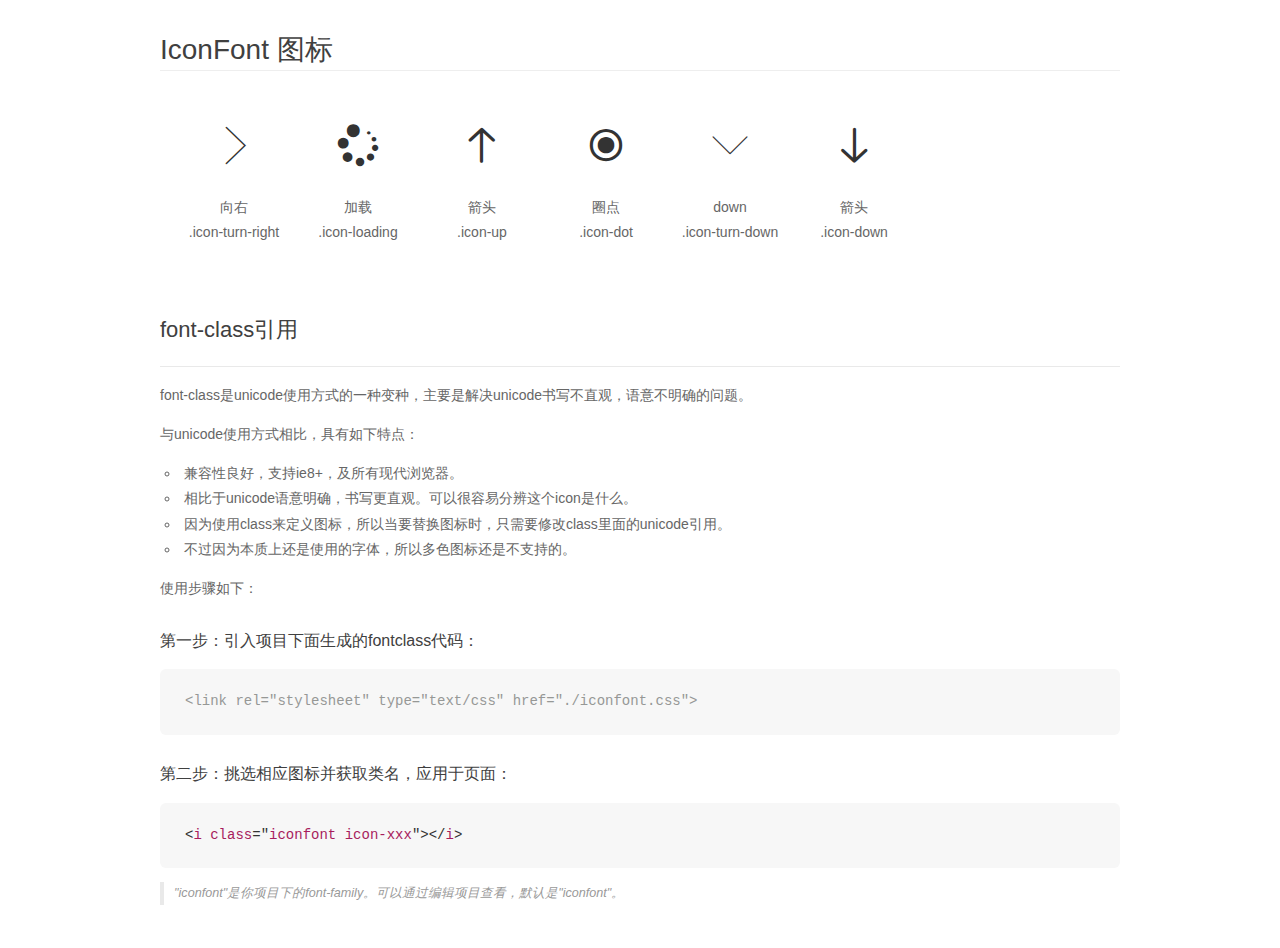
<file: donate-api/src/main/webapp/resources/font/demo_fontclass.html>
<!DOCTYPE html>
<html>
<head>
    <meta charset="utf-8"/>
    <title>IconFont</title>
    <link rel="stylesheet" href="demo.css">
    <link rel="stylesheet" href="iconfont.css">
</head>
<body>
    <div class="main markdown">
        <h1>IconFont 图标</h1>
        <ul class="icon_lists clear">
            
                <li>
                <i class="icon iconfont icon-turn-right"></i>
                    <div class="name">向右</div>
                    <div class="fontclass">.icon-turn-right</div>
                </li>
            
                <li>
                <i class="icon iconfont icon-loading"></i>
                    <div class="name">加载</div>
                    <div class="fontclass">.icon-loading</div>
                </li>
            
                <li>
                <i class="icon iconfont icon-up"></i>
                    <div class="name">箭头</div>
                    <div class="fontclass">.icon-up</div>
                </li>
            
                <li>
                <i class="icon iconfont icon-dot"></i>
                    <div class="name">圈点</div>
                    <div class="fontclass">.icon-dot</div>
                </li>
            
                <li>
                <i class="icon iconfont icon-turn-down"></i>
                    <div class="name">down</div>
                    <div class="fontclass">.icon-turn-down</div>
                </li>
            
                <li>
                <i class="icon iconfont icon-down"></i>
                    <div class="name">箭头</div>
                    <div class="fontclass">.icon-down</div>
                </li>
            
        </ul>

        <h2 id="font-class-">font-class引用</h2>
        <hr>

        <p>font-class是unicode使用方式的一种变种，主要是解决unicode书写不直观，语意不明确的问题。</p>
        <p>与unicode使用方式相比，具有如下特点：</p>
        <ul>
        <li>兼容性良好，支持ie8+，及所有现代浏览器。</li>
        <li>相比于unicode语意明确，书写更直观。可以很容易分辨这个icon是什么。</li>
        <li>因为使用class来定义图标，所以当要替换图标时，只需要修改class里面的unicode引用。</li>
        <li>不过因为本质上还是使用的字体，所以多色图标还是不支持的。</li>
        </ul>
        <p>使用步骤如下：</p>
        <h3 id="-fontclass-">第一步：引入项目下面生成的fontclass代码：</h3>


        <pre><code class="lang-js hljs javascript"><span class="hljs-comment">&lt;link rel="stylesheet" type="text/css" href="./iconfont.css"&gt;</span></code></pre>
        <h3 id="-">第二步：挑选相应图标并获取类名，应用于页面：</h3>
        <pre><code class="lang-css hljs">&lt;<span class="hljs-selector-tag">i</span> <span class="hljs-selector-tag">class</span>="<span class="hljs-selector-tag">iconfont</span> <span class="hljs-selector-tag">icon-xxx</span>"&gt;&lt;/<span class="hljs-selector-tag">i</span>&gt;</code></pre>
        <blockquote>
        <p>"iconfont"是你项目下的font-family。可以通过编辑项目查看，默认是"iconfont"。</p>
        </blockquote>
    </div>
</body>
</html>
</file>
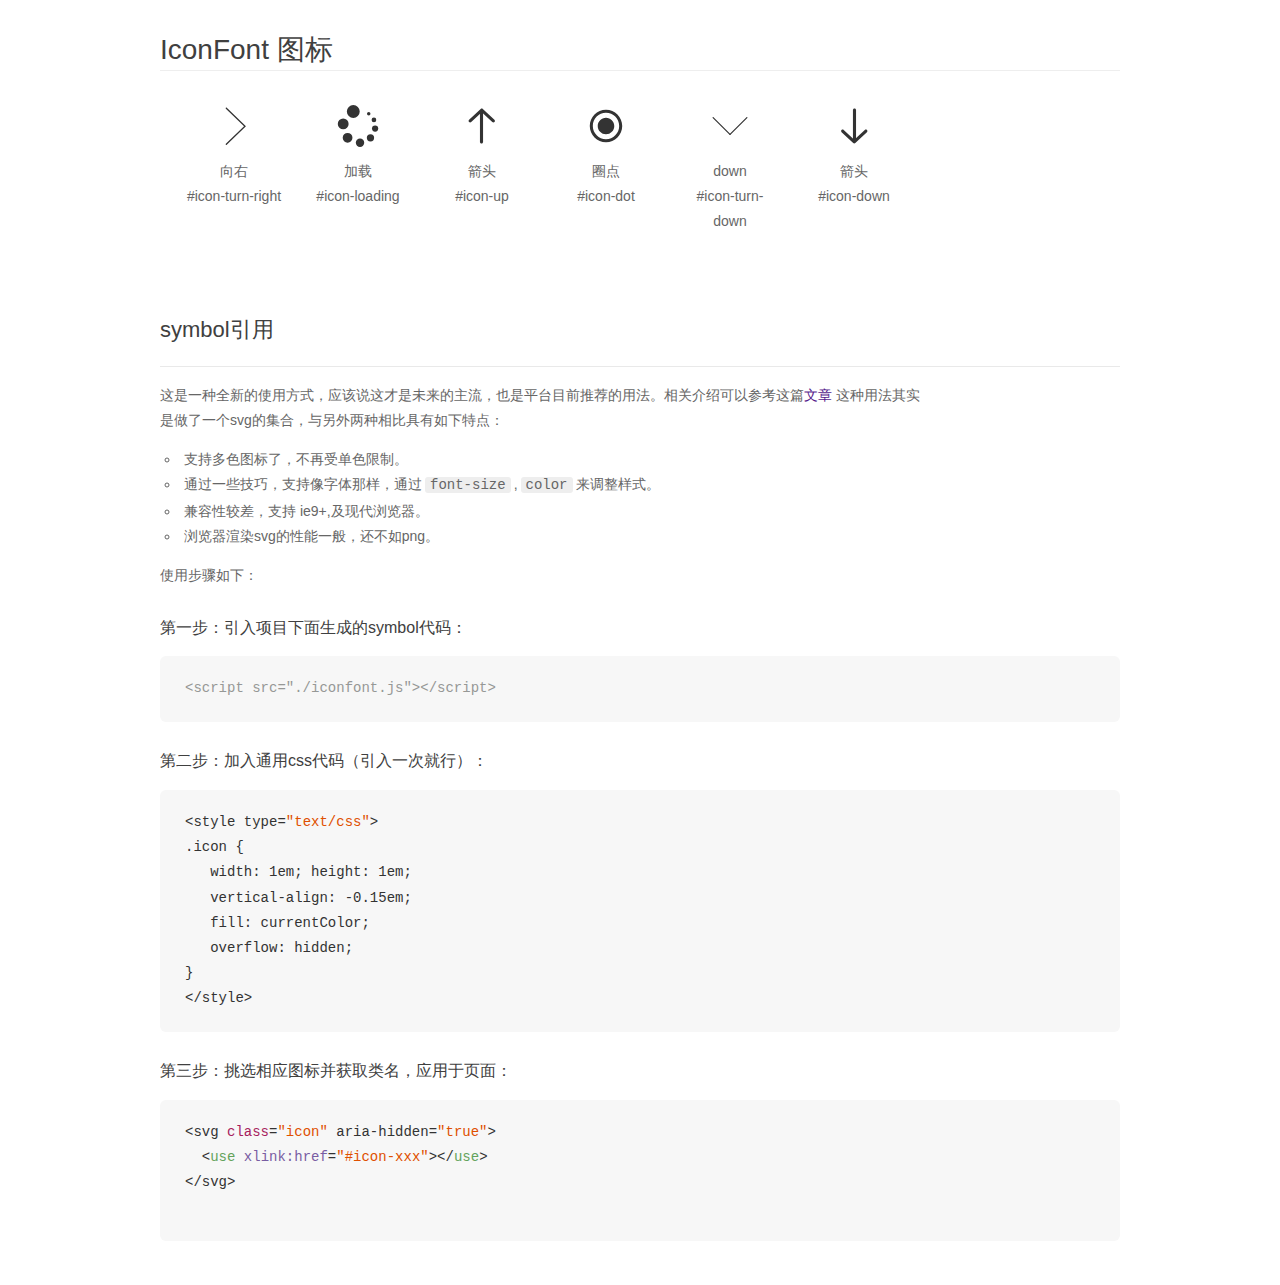
<file: donate-api/src/main/webapp/resources/font/demo_symbol.html>
<!DOCTYPE html>
<html>
<head>
    <meta charset="utf-8"/>
    <title>IconFont</title>
    <link rel="stylesheet" href="demo.css">
    <script src="iconfont.js"></script>

    <style type="text/css">
        .icon {
          /* 通过设置 font-size 来改变图标大小 */
          width: 1em; height: 1em;
          /* 图标和文字相邻时，垂直对齐 */
          vertical-align: -0.15em;
          /* 通过设置 color 来改变 SVG 的颜色/fill */
          fill: currentColor;
          /* path 和 stroke 溢出 viewBox 部分在 IE 下会显示
             normalize.css 中也包含这行 */
          overflow: hidden;
        }

    </style>
</head>
<body>
    <div class="main markdown">
        <h1>IconFont 图标</h1>
        <ul class="icon_lists clear">
            
                <li>
                    <svg class="icon" aria-hidden="true">
                        <use xlink:href="#icon-turn-right"></use>
                    </svg>
                    <div class="name">向右</div>
                    <div class="fontclass">#icon-turn-right</div>
                </li>
            
                <li>
                    <svg class="icon" aria-hidden="true">
                        <use xlink:href="#icon-loading"></use>
                    </svg>
                    <div class="name">加载</div>
                    <div class="fontclass">#icon-loading</div>
                </li>
            
                <li>
                    <svg class="icon" aria-hidden="true">
                        <use xlink:href="#icon-up"></use>
                    </svg>
                    <div class="name">箭头</div>
                    <div class="fontclass">#icon-up</div>
                </li>
            
                <li>
                    <svg class="icon" aria-hidden="true">
                        <use xlink:href="#icon-dot"></use>
                    </svg>
                    <div class="name">圈点</div>
                    <div class="fontclass">#icon-dot</div>
                </li>
            
                <li>
                    <svg class="icon" aria-hidden="true">
                        <use xlink:href="#icon-turn-down"></use>
                    </svg>
                    <div class="name">down</div>
                    <div class="fontclass">#icon-turn-down</div>
                </li>
            
                <li>
                    <svg class="icon" aria-hidden="true">
                        <use xlink:href="#icon-down"></use>
                    </svg>
                    <div class="name">箭头</div>
                    <div class="fontclass">#icon-down</div>
                </li>
            
        </ul>


        <h2 id="symbol-">symbol引用</h2>
        <hr>

        <p>这是一种全新的使用方式，应该说这才是未来的主流，也是平台目前推荐的用法。相关介绍可以参考这篇<a href="">文章</a>
        这种用法其实是做了一个svg的集合，与另外两种相比具有如下特点：</p>
        <ul>
          <li>支持多色图标了，不再受单色限制。</li>
          <li>通过一些技巧，支持像字体那样，通过<code>font-size</code>,<code>color</code>来调整样式。</li>
          <li>兼容性较差，支持 ie9+,及现代浏览器。</li>
          <li>浏览器渲染svg的性能一般，还不如png。</li>
        </ul>
        <p>使用步骤如下：</p>
        <h3 id="-symbol-">第一步：引入项目下面生成的symbol代码：</h3>
        <pre><code class="lang-js hljs javascript"><span class="hljs-comment">&lt;script src="./iconfont.js"&gt;&lt;/script&gt;</span></code></pre>
        <h3 id="-css-">第二步：加入通用css代码（引入一次就行）：</h3>
        <pre><code class="lang-js hljs javascript">&lt;style type=<span class="hljs-string">"text/css"</span>&gt;
.icon {
   width: <span class="hljs-number">1</span>em; height: <span class="hljs-number">1</span>em;
   vertical-align: <span class="hljs-number">-0.15</span>em;
   fill: currentColor;
   overflow: hidden;
}
&lt;<span class="hljs-regexp">/style&gt;</span></code></pre>
        <h3 id="-">第三步：挑选相应图标并获取类名，应用于页面：</h3>
        <pre><code class="lang-js hljs javascript">&lt;svg <span class="hljs-class"><span class="hljs-keyword">class</span></span>=<span class="hljs-string">"icon"</span> aria-hidden=<span class="hljs-string">"true"</span>&gt;<span class="xml"><span class="hljs-tag">
  &lt;<span class="hljs-name">use</span> <span class="hljs-attr">xlink:href</span>=<span class="hljs-string">"#icon-xxx"</span>&gt;</span><span class="hljs-tag">&lt;/<span class="hljs-name">use</span>&gt;</span>
</span>&lt;<span class="hljs-regexp">/svg&gt;
        </span></code></pre>
    </div>
</body>
</html>
</file>
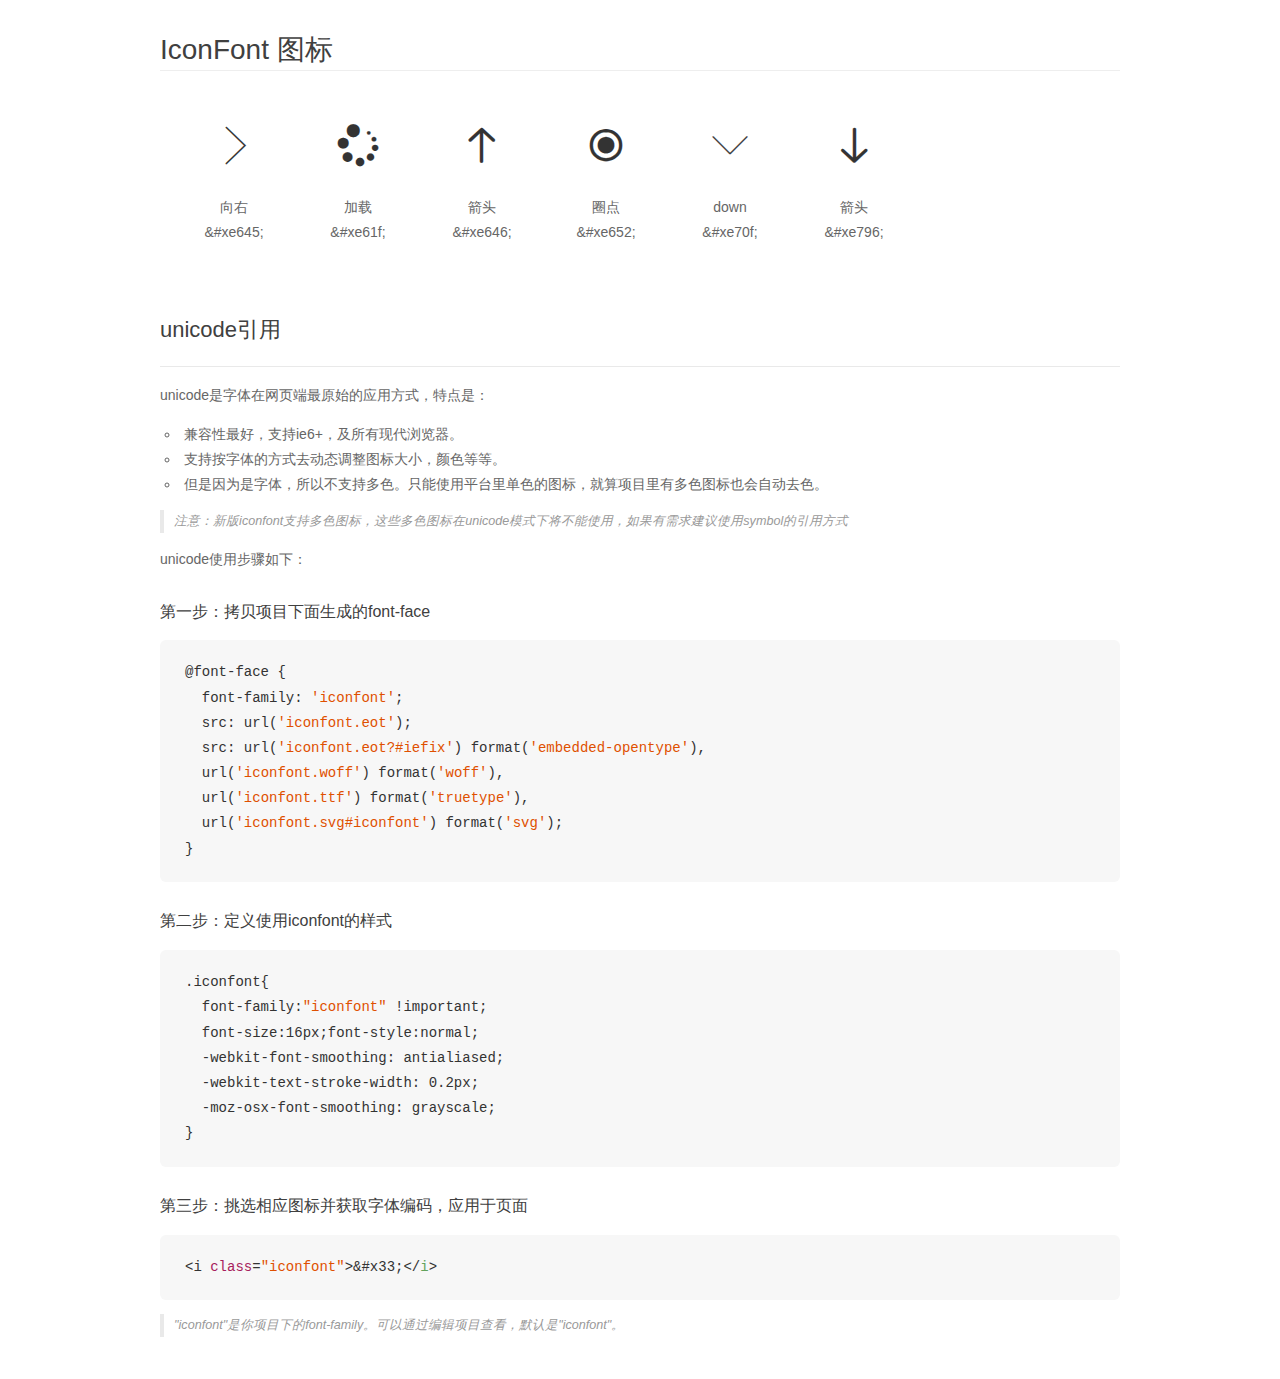
<file: donate-api/src/main/webapp/resources/font/demo_unicode.html>
<!DOCTYPE html>
<html>
<head>
    <meta charset="utf-8"/>
    <title>IconFont</title>
    <link rel="stylesheet" href="demo.css">

    <style type="text/css">

        @font-face {font-family: "iconfont";
          src: url('iconfont.eot'); /* IE9*/
          src: url('iconfont.eot#iefix') format('embedded-opentype'), /* IE6-IE8 */
          url('iconfont.woff') format('woff'), /* chrome, firefox */
          url('iconfont.ttf') format('truetype'), /* chrome, firefox, opera, Safari, Android, iOS 4.2+*/
          url('iconfont.svg#iconfont') format('svg'); /* iOS 4.1- */
        }

        .iconfont {
          font-family:"iconfont" !important;
          font-size:16px;
          font-style:normal;
          -webkit-font-smoothing: antialiased;
          -webkit-text-stroke-width: 0.2px;
          -moz-osx-font-smoothing: grayscale;
        }

    </style>
</head>
<body>
    <div class="main markdown">
        <h1>IconFont 图标</h1>
        <ul class="icon_lists clear">
            
                <li>
                <i class="icon iconfont">&#xe645;</i>
                    <div class="name">向右</div>
                    <div class="code">&amp;#xe645;</div>
                </li>
            
                <li>
                <i class="icon iconfont">&#xe61f;</i>
                    <div class="name">加载</div>
                    <div class="code">&amp;#xe61f;</div>
                </li>
            
                <li>
                <i class="icon iconfont">&#xe646;</i>
                    <div class="name">箭头</div>
                    <div class="code">&amp;#xe646;</div>
                </li>
            
                <li>
                <i class="icon iconfont">&#xe652;</i>
                    <div class="name">圈点</div>
                    <div class="code">&amp;#xe652;</div>
                </li>
            
                <li>
                <i class="icon iconfont">&#xe70f;</i>
                    <div class="name">down</div>
                    <div class="code">&amp;#xe70f;</div>
                </li>
            
                <li>
                <i class="icon iconfont">&#xe796;</i>
                    <div class="name">箭头</div>
                    <div class="code">&amp;#xe796;</div>
                </li>
            
        </ul>
        <h2 id="unicode-">unicode引用</h2>
        <hr>

        <p>unicode是字体在网页端最原始的应用方式，特点是：</p>
        <ul>
        <li>兼容性最好，支持ie6+，及所有现代浏览器。</li>
        <li>支持按字体的方式去动态调整图标大小，颜色等等。</li>
        <li>但是因为是字体，所以不支持多色。只能使用平台里单色的图标，就算项目里有多色图标也会自动去色。</li>
        </ul>
        <blockquote>
        <p>注意：新版iconfont支持多色图标，这些多色图标在unicode模式下将不能使用，如果有需求建议使用symbol的引用方式</p>
        </blockquote>
        <p>unicode使用步骤如下：</p>
        <h3 id="-font-face">第一步：拷贝项目下面生成的font-face</h3>
        <pre><code class="lang-js hljs javascript">@font-face {
  font-family: <span class="hljs-string">'iconfont'</span>;
  src: url(<span class="hljs-string">'iconfont.eot'</span>);
  src: url(<span class="hljs-string">'iconfont.eot?#iefix'</span>) format(<span class="hljs-string">'embedded-opentype'</span>),
  url(<span class="hljs-string">'iconfont.woff'</span>) format(<span class="hljs-string">'woff'</span>),
  url(<span class="hljs-string">'iconfont.ttf'</span>) format(<span class="hljs-string">'truetype'</span>),
  url(<span class="hljs-string">'iconfont.svg#iconfont'</span>) format(<span class="hljs-string">'svg'</span>);
}
</code></pre>
        <h3 id="-iconfont-">第二步：定义使用iconfont的样式</h3>
        <pre><code class="lang-js hljs javascript">.iconfont{
  font-family:<span class="hljs-string">"iconfont"</span> !important;
  font-size:<span class="hljs-number">16</span>px;font-style:normal;
  -webkit-font-smoothing: antialiased;
  -webkit-text-stroke-width: <span class="hljs-number">0.2</span>px;
  -moz-osx-font-smoothing: grayscale;
}
</code></pre>
        <h3 id="-">第三步：挑选相应图标并获取字体编码，应用于页面</h3>
        <pre><code class="lang-js hljs javascript">&lt;i <span class="hljs-class"><span class="hljs-keyword">class</span></span>=<span class="hljs-string">"iconfont"</span>&gt;&amp;#x33;<span class="xml"><span class="hljs-tag">&lt;/<span class="hljs-name">i</span>&gt;</span></span></code></pre>

        <blockquote>
        <p>"iconfont"是你项目下的font-family。可以通过编辑项目查看，默认是"iconfont"。</p>
        </blockquote>
    </div>


</body>
</html>
</file>
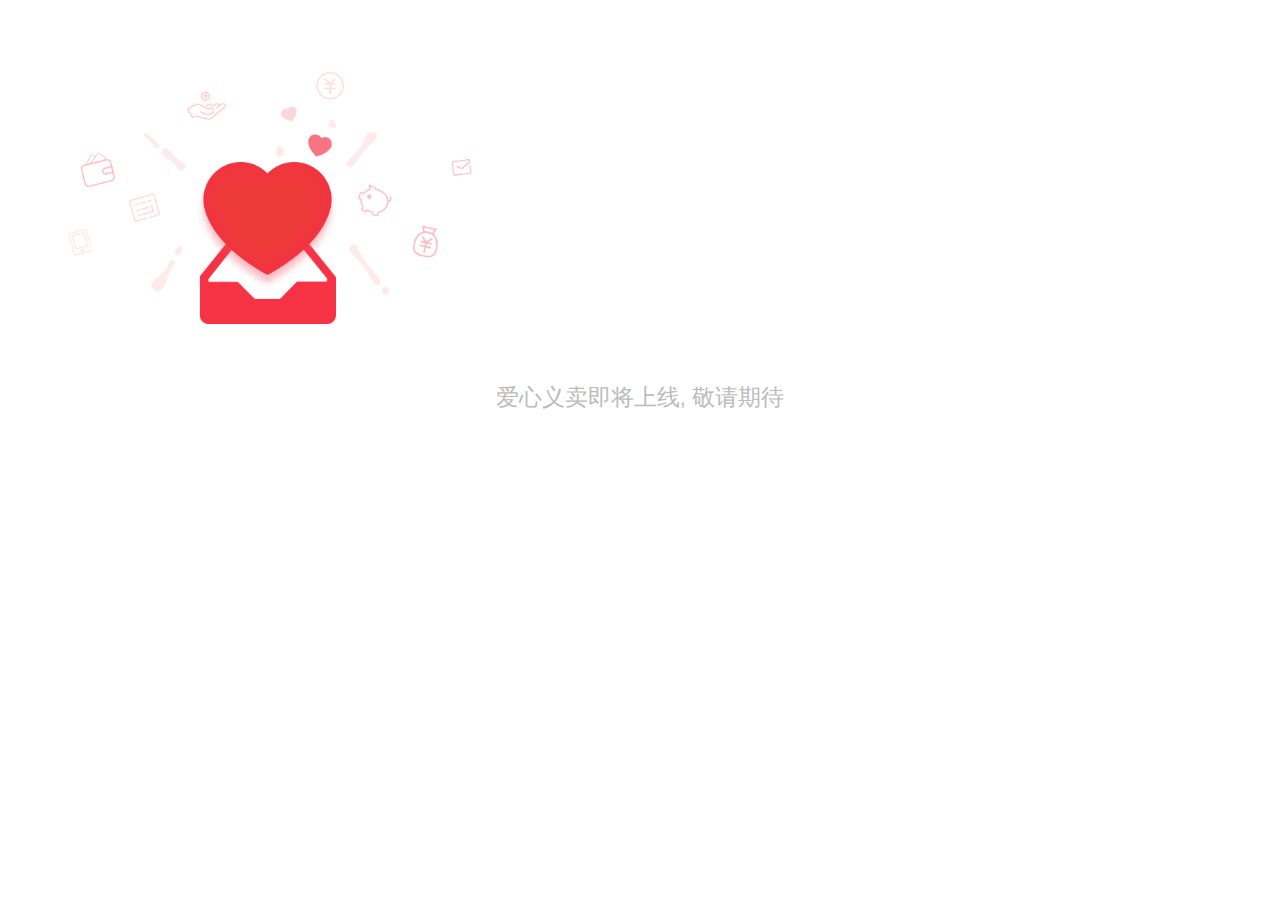
<file: donate-api/src/main/webapp/WEB-INF/views/charity/sale.html>
<!DOCTYPE html>
<html lang="en">
<head>
    <meta name="format-detection" content="telephone=no"/>
    <meta http-equiv="Content-Type" content="text/html; charset=utf-8">
    <title>爱心义卖</title>
    <link rel="stylesheet" href="../../../resources/font/iconfont.css"/>
    <link rel="stylesheet" href="../../../resources/css/css.css">
    <script src="../../../resources/js/jquery-2.2.3.min.js"></script>
    <script src="../../../resources/js/flex.js"></script>
</head>
<body>
    <div class="container no-icon">
        <img src="../../../resources/img/icon-love.png" alt="">
        <p>爱心义卖即将上线, 敬请期待</p>
    </div>

</body>
</html>
</file>
<file: donate-api/src/main/webapp/resources/font/iconfont.css>
@font-face {font-family: "iconfont";
  src: url('iconfont.eot?t=1504154224387'); /* IE9*/
  src: url('iconfont.eot?t=1504154224387#iefix') format('embedded-opentype'), /* IE6-IE8 */
  url('[data-uri]') format('woff'),
  url('iconfont.ttf?t=1504154224387') format('truetype'), /* chrome, firefox, opera, Safari, Android, iOS 4.2+*/
  url('iconfont.svg?t=1504154224387#iconfont') format('svg'); /* iOS 4.1- */
}

.iconfont {
  font-family:"iconfont" !important;
  font-size:16px;
  font-style:normal;
  -webkit-font-smoothing: antialiased;
  -moz-osx-font-smoothing: grayscale;
}

.icon-turn-right:before { content: "\e645"; }

.icon-loading:before { content: "\e61f"; }

.icon-up:before { content: "\e646"; }

.icon-dot:before { content: "\e652"; }

.icon-turn-down:before { content: "\e70f"; }

.icon-down:before { content: "\e796"; }
</file>
<file: donate-api/src/main/webapp/resources/css/css.css>
@charset "UTF-8";
/*主色调*/
.bgColor {
  background: #efeff4; }

.underline {
  text-decoration: underline; }

html, body, div, span, iframe, h1, h2, h3, h4, h5, h6, p, blockquote, pre, a, abbr, address, code, em, img, q, s, small, strong, sub, sup, tt, b, i, u, center, dl, dt, dd, ol, ul, li, form, label, table, tbody, tfoot, thead, tr, th, td, article, aside, canvas, fieldset, figure, footer, header, menu, nav, output, section, time, mark, audio, video {
  margin: 0;
  padding: 0;
  border: 0;
  font-family: "Microsoft YaHei", Arial, Helvetica, sans-serif;
  -webkit-tap-highlight-color: transparent;
  -webkit-tap-highlight: transparent;
  -webkit-text-size-adjust: none; }

html {
  height: 100%;
  width: 100%; }

body {
  height: 100%; }

input {
  outline: none;
  -webkit-appearance: none; }

a {
  text-decoration: none; }

i, em {
  font-style: normal; }

ul, ol, li {
  list-style: none; }

.fl {
  float: left; }

.fr {
  float: right; }

.inlineBlock {
  display: inline-block; }

.fadeInUp {
  animation: fadeInUp .6s forwards;
  -webkit-animation: fadeInUp .6s forwards; }

@keyframes fadeInUp {
  0% {
    opacity: 0;
    -webkit-transform: translate(0, 3000px);
    transform: translate(0, 3000px); }
  90% {
    -webkit-transform: translate(0, 0);
    transform: translate(0, 0); }
  100% {
    -webkit-transform: none;
    transform: none; } }
@-webkit-keyframes fadeInUp {
  0% {
    opacity: 0;
    -webkit-transform: translate(0, 3000px);
    transform: translate(0, 3000px); }
  90% {
    -webkit-transform: translate(0, 0);
    transform: translate(0, 0); }
  100% {
    -webkit-transform: none;
    transform: none; } }
.fadeOutDown {
  animation: fadeOutDown .6s forwards;
  -webkit-animation: fadeOutDown .6s forwards; }

@keyframes fadeOutDown {
  0% {
    opacity: 1;
    -webkit-transform: translate(0, 0px);
    transform: translate(0, 0px); }
  100% {
    opacity: 0;
    -webkit-transform: translate(0, 1000px);
    transform: translate(0, 1000px); } }
@-webkit-keyframes fadeOutDown {
  0% {
    opacity: 1;
    -webkit-transform: translate(0, 0px);
    transform: translate(0, 0px); }
  100% {
    opacity: 0;
    -webkit-transform: translate(0, 1000px);
    transform: translate(0, 1000px); } }
/************** 字体图标处理 ****************/
[class^="icon-"], [class*=" icon-"], .icon {
  font-family: 'iconfont';
  speak: none;
  font-style: normal;
  font-weight: normal;
  font-variant: normal;
  text-transform: none;
  line-height: 1;
  font-size: 0.66667rem;
  -webkit-font-smoothing: antialiased;
  -moz-osx-font-smoothing: grayscale; }

#projectScroll {
  position: absolute;
  width: 10rem;
  margin-left: -5rem;
  top: 1.2rem;
  left: 50%;
  right: 0;
  bottom: 0;
  overflow: hidden;
  z-index: 1; }
  #projectScroll.scroller-top1 {
    top: 3.8rem; }
  #projectScroll.scroller-top2 {
    top: 5.22667rem; }

#pullDown, #pullUp {
  height: 1.06667rem;
  line-height: 1.06667rem;
  font-weight: bold;
  font-size: 0.4rem;
  color: #999;
  text-align: center;
  overflow: hidden; }

.icon-loading {
  display: inline-block;
  animation: rotate 1s infinite linear;
  -webkit-animation: rotate 1s infinite linear; }

@-webkit-keyframes rotate {
  from {
    -webkit-transform: rotate(0deg); }
  to {
    -webkit-transform: rotate(360deg); } }
@keyframes rotate {
  from {
    transform: rotate(0deg); }
  to {
    transform: rotate(360deg); } }
.scroller {
  min-height: 101%; }

#pullDown, #pullUp {
  font-family: "iconfont" !important;
  font-size: 0.8rem;
  font-style: normal;
  -webkit-font-smoothing: antialiased;
  -moz-osx-font-smoothing: grayscale; }

#pullDown.refresh:before {
  content: '\e796';
  display: block; }

#pullUp.refresh:before {
  content: '\e646';
  display: block; }

.scroller .loading:before {
  content: '\e61f';
  animation: rotate 1s infinite linear;
  -webkit-animation: rotate 1s infinite linear;
  display: block; }

#pullUp.nodate {
  font-size: 0.42667rem;
  font-weight: 400; }

.container {
  width: 10rem;
  margin: 0 auto;
  font-size: 0.34667rem; }

.index-bg {
  background: url(../img/index-bj2.jpg) no-repeat;
  background-size: 100% 100%;
  width: 10rem;
  height: 5.01333rem;
  position: relative; }

.input-wrap {
  padding: 5.06667rem 0.57333rem 0.66667rem; }

.input-box {
  width: 8.8rem;
  margin: 0.26667rem auto;
  position: relative; }
  .input-box .input {
    height: 0.66667rem;
    line-height: normal;
    padding: 0.26667rem 0;
    width: 8.4rem;
    padding-left: 0.4rem;
    border-radius: 0.04rem;
    font-size: 0.37333rem;
    -webkit-appearance: none;
    vertical-align: top;
    border: 1px solid #3367cd; }
    .input-box .input.input-error {
      border: 1px solid #f83939; }
      .input-box .input.input-error::-webkit-input-placeholder {
        color: #f83939; }
      .input-box .input.input-error:-moz-placeholder {
        color: #f83939; }
      .input-box .input.input-error::-moz-placeholder {
        color: #f83939; }
      .input-box .input.input-error:-ms-input-placeholder {
        color: #f83939; }
  .input-box .placeholder {
    color: #d0d0d0;
    line-height: 0.6rem; }
    .input-box .placeholder.hasvalue {
      color: #000; }
  .input-box .unit {
    position: absolute;
    right: 0.4rem;
    top: 0.38667rem;
    font-size: 0.37333rem; }
  .input-box .iconfont {
    position: absolute;
    right: 0.4rem;
    top: 0.26667rem;
    font-size: 0.66667rem;
    color: #aaa; }

.input-des {
  font-size: 0.32rem;
  color: #9f9f9f;
  line-height: 0.26667rem;
  position: relative;
  top: 0.10667rem; }

.define {
  padding-left: 0.6rem;
  position: relative;
  line-height: 0.50667rem;
  margin-bottom: 0.66667rem; }
  .define .dot {
    position: absolute;
    left: 0.06667rem;
    top: 0.06667rem;
    background: url(../img/dot.png) center no-repeat;
    background-size: 100% 100%;
    width: 0.37333rem;
    height: 0.37333rem; }

.link {
  color: #3367cd;
  text-align: center;
  display: block;
  position: relative;
  top: -0.26667rem; }

.link-cancel {
  color: #aaa; }

.btn {
  width: 8.8rem;
  margin: 0 auto;
  display: block;
  height: 1.2rem;
  line-height: 1.2rem;
  background: #3367cd;
  color: #fff;
  font-size: 0.48rem;
  text-align: center;
  border-radius: 0.10667rem;
  border: 1px solid #3367cd; }
  .btn:active {
    background: #3560a8; }
  .btn.disclick {
    background: #e8e9eb;
    border: 1px solid #e8e9eb; }

.cancel-btn {
  background: #fff;
  color: #666;
  border: 1px solid #ccc; }
  .cancel-btn:active {
    background: #f4f4f4; }

.margin {
  margin-top: 0.8rem;
  margin-bottom: 0.26667rem; }

.layer-select {
  position: fixed;
  left: 0;
  top: 0;
  right: 0;
  bottom: 0;
  z-index: 100;
  background: rgba(0, 0, 0, 0.6);
  display: none; }

.layer-select .select-content {
  position: absolute;
  left: 0;
  bottom: 0;
  right: 0;
  background: #fff;
  font-size: 0.4rem; }

.layer-select .title {
  text-align: center;
  height: 1.2rem;
  line-height: 1.2rem;
  font-weight: 700; }

.layer-select .scroll {
  overflow: hidden;
  background: url(../img/select-bg.jpg) center no-repeat;
  background-size: 100% 100%;
  width: 10rem;
  height: 4rem; }

.layer-select .scroll:after {
  display: block;
  content: '.';
  clear: both;
  height: 0;
  line-height: 0;
  visibility: hidden; }

.layer-select .scroll ul {
  float: left;
  width: 50%;
  text-align: center; }

.layer-select .scroll li {
  line-height: 1rem; }

.link-box .link {
  line-height: 1.2rem;
  border-top: 1px solid #ddd; }

/*我的捐款明细*/
.nav-list {
  padding: 1.06667rem 0;
  text-align: center;
  border-bottom: 0.13333rem solid #f2f2f2; }
  .nav-list .nav-title {
    color: #aaa;
    line-height: 0.66667rem; }
  .nav-list .nav-money {
    color: #f8314d;
    font-size: 0.73333rem;
    font-weight: 700; }

.record-list {
  padding: 0 0 0.26667rem; }
  .record-list .no-record {
    background: url(../img/no-record.png) center no-repeat;
    background-size: 100% 100%;
    width: 3.6rem;
    height: 0.26667rem;
    padding-top: 3.33333rem;
    margin: 0 auto;
    text-align: center;
    color: #999;
    margin-top: 2rem; }
  .record-list .record-item {
    border-bottom: 1px solid #ddd;
    padding: 0.26667rem 0.53333rem;
    position: relative; }
    .record-list .record-item .record-user {
      font-size: 0.37333rem;
      font-weight: 700; }
    .record-list .record-item .record-time {
      font-size: 0.32rem;
      color: #999;
      margin-top: 0.13333rem; }
    .record-list .record-item .record-money {
      position: absolute;
      right: 0.53333rem;
      top: 0.42667rem;
      font-size: 0.42667rem; }
  .record-list.myrecord-list .record-item {
    padding: 0.26667rem 0.13333rem 0.26667rem 1.86667rem; }
    .record-list.myrecord-list .record-item .img {
      position: absolute;
      width: 1.2rem;
      height: 1.2rem;
      left: 0.4rem;
      top: 0.17333rem;
      border-radius: 50%; }

.myrecord-total {
  display: block;
  border-bottom: 0.13333rem solid #f2f2f2;
  padding: 0.4rem;
  position: relative;
  color: #333; }
  .myrecord-total .myrecord-title {
    font-size: 0.37333rem;
    font-weight: 700; }
  .myrecord-total .myrecord-money {
    font-size: 0.37333rem;
    color: #999;
    position: absolute;
    right: 0.26667rem;
    top: 0.37333rem; }
    .myrecord-total .myrecord-money i {
      font-size: 0.4rem; }

.ensure-top {
  padding-top: 1.73333rem;
  text-align: center;
  line-height: 0.66667rem;
  font-size: 0.4rem;
  margin-bottom: 1.33333rem; }
  .ensure-top .love-logo {
    display: inline-block;
    width: 2.74667rem;
    height: 2.74667rem;
    margin-bottom: 0.4rem;
    background: url(../img/love-logo.png) no-repeat;
    background-size: 100% 100%; }
  .ensure-top .des1 {
    color: #3367cd; }
  .ensure-top .des3 {
    margin-top: 0.26667rem;
    font-size: 0.66667rem; }
    .ensure-top .des3 span {
      font-weight: 700; }

.share-bg {
  background: url(../img/share-bg.jpg) no-repeat;
  background-size: 100% 100%;
  width: 10rem;
  height: 13.38667rem;
  position: relative; }
  .share-bg .share-box {
    padding-top: 5.06667rem; }
    .share-bg .share-box .share-top {
      padding-left: 2.13333rem; }
      .share-bg .share-box .share-top .img {
        display: inline-block;
        width: 1.33333rem;
        height: 1.33333rem;
        border-radius: 50%;
        vertical-align: middle; }
      .share-bg .share-box .share-top .user-info {
        vertical-align: middle;
        display: inline-block;
        font-size: 0.4rem;
        color: #6b7b90;
        margin-left: 0.26667rem; }
        .share-bg .share-box .share-top .user-info span {
          display: block; }
          .share-bg .share-box .share-top .user-info span strong {
            font-size: 0.48rem;
            display: inline-block;
            white-space: nowrap;
            overflow: hidden;
            text-overflow: ellipsis;
            max-width: 3.08rem;
            vertical-align: bottom; }
    .share-bg .share-box .share-bottom {
      padding-top: 1.33333rem;
      text-align: center;
      color: #ac8680;
      font-size: 0.37333rem;
      line-height: 0.66667rem; }
      .share-bg .share-box .share-bottom .share-money {
        margin-top: 0.13333rem;
        color: #ff472e;
        font-size: 0.53333rem; }
        .share-bg .share-box .share-bottom .share-money span {
          font-size: 0.66667rem;
          font-weight: 700; }

.share-btn {
  margin-top: 0.66667rem;
  background: #ff8372;
  border: 1px solid #ff8372; }
  .share-btn:active {
    background: #f7634e; }

.padding {
  padding-bottom: 0.4rem; }

.share-btn-box {
  text-align: center; }
  .share-btn-box .btn {
    margin: 0.66667rem 0.13333rem;
    display: inline-block;
    width: 4rem; }

.layer-share {
  position: fixed;
  left: 0;
  top: 0;
  right: 0;
  bottom: 0;
  z-index: 100;
  background: rgba(0, 0, 0, 0.6);
  display: none; }
  .layer-share .share-pic {
    position: absolute;
    top: 0.4rem;
    right: 0rem;
    width: 6.73333rem;
    height: 5.88rem;
    background: url(../img/layer-share.png) no-repeat;
    background-size: 100% 100%; }

::-webkit-input-placeholder {
  color: #d0d0d0; }

:-moz-placeholder {
  color: #d0d0d0; }

::-moz-placeholder {
  color: #d0d0d0; }

:-ms-input-placeholder {
  color: #d0d0d0; }

.loading-layer-box {
  display: none;
  position: fixed;
  top: 0;
  bottom: 0;
  left: 0;
  right: 0;
  z-index: 99; }
  .loading-layer-box .loading-layer {
    position: absolute;
    left: 50%;
    top: 50%;
    margin-left: -1.06667rem;
    margin-top: -1.06667rem;
    background-color: rgba(63, 63, 63, 0.8);
    padding: 0.53333rem;
    border-radius: 0.21333rem;
    text-align: center; }
    .loading-layer-box .loading-layer .loading {
      background: url(../img/loading.png);
      background-size: 100% 100%;
      width: 1.06667rem;
      height: 1.06667rem;
      animation: rotate 1.5s linear infinite;
      -webkit-animation: rotate 1.5s linear infinite; }

.tips-layer {
  display: none;
  height: 100%;
  width: 100%;
  z-index: 10;
  background-color: rgba(0, 0, 0, 0.5);
  position: fixed;
  left: 0;
  top: 0; }
  .tips-layer .tips-layer-box {
    position: absolute;
    top: 50%;
    left: 50%;
    width: 7.33333rem;
    margin-left: -3.66667rem;
    margin-top: -2rem;
    background: white;
    text-align: center;
    border-radius: 0.21333rem; }
    .tips-layer .tips-layer-box .tips-layer-title {
      font-size: 0.48rem;
      line-height: 3.6;
      font-weight: 700; }
    .tips-layer .tips-layer-box .tips-layer-content {
      font-size: 0.42667rem;
      padding: 0 0.66667rem;
      line-height: 1.5;
      margin-bottom: 0.66667rem; }
    .tips-layer .tips-layer-box .tips-layer-btn {
      display: block;
      font-size: 0.48rem;
      color: #3367cd;
      line-height: 2.6;
      border-top: 1px solid #ddd; }

.no-icon {
  position: relative;
  width: 100%;
  height: 100%; }
  .no-icon img {
    position: absolute;
    width: 7.48rem;
    height: 4.66667rem;
    top: 1.33333rem;
    left: 1.25333rem;
    background-size: 100% 100%; }
  .no-icon p {
    position: absolute;
    width: 100%;
    font-size: 0.42667rem;
    color: #bbb;
    text-align: center;
    top: 7.06667rem; }
</file>
<file: donate-api/src/main/webapp/resources/font/demo.css>
*{margin: 0;padding: 0;list-style: none;}
/*
KISSY CSS Reset
理念：1. reset 的目的不是清除浏览器的默认样式，这仅是部分工作。清除和重置是紧密不可分的。
2. reset 的目的不是让默认样式在所有浏览器下一致，而是减少默认样式有可能带来的问题。
3. reset 期望提供一套普适通用的基础样式。但没有银弹，推荐根据具体需求，裁剪和修改后再使用。
特色：1. 适应中文；2. 基于最新主流浏览器。
维护：玉伯<lifesinger@gmail.com>, 正淳<ragecarrier@gmail.com>
 */

/** 清除内外边距 **/
body, h1, h2, h3, h4, h5, h6, hr, p, blockquote, /* structural elements 结构元素 */
dl, dt, dd, ul, ol, li, /* list elements 列表元素 */
pre, /* text formatting elements 文本格式元素 */
form, fieldset, legend, button, input, textarea, /* form elements 表单元素 */
th, td /* table elements 表格元素 */ {
  margin: 0;
  padding: 0;
}

/** 设置默认字体 **/
body,
button, input, select, textarea /* for ie */ {
  font: 12px/1.5 tahoma, arial, \5b8b\4f53, sans-serif;
}
h1, h2, h3, h4, h5, h6 { font-size: 100%; }
address, cite, dfn, em, var { font-style: normal; } /* 将斜体扶正 */
code, kbd, pre, samp { font-family: courier new, courier, monospace; } /* 统一等宽字体 */
small { font-size: 12px; } /* 小于 12px 的中文很难阅读，让 small 正常化 */

/** 重置列表元素 **/
ul, ol { list-style: none; }

/** 重置文本格式元素 **/
a { text-decoration: none; }
a:hover { text-decoration: underline; }


/** 重置表单元素 **/
legend { color: #000; } /* for ie6 */
fieldset, img { border: 0; } /* img 搭车：让链接里的 img 无边框 */
button, input, select, textarea { font-size: 100%; } /* 使得表单元素在 ie 下能继承字体大小 */
/* 注：optgroup 无法扶正 */

/** 重置表格元素 **/
table { border-collapse: collapse; border-spacing: 0; }

/* 清除浮动 */
.ks-clear:after, .clear:after {
  content: '\20';
  display: block;
  height: 0;
  clear: both;
}
.ks-clear, .clear {
  *zoom: 1;
}

.main {
  padding: 30px 100px;
width: 960px;
margin: 0 auto;
}
.main h1{font-size:36px; color:#333; text-align:left;margin-bottom:30px; border-bottom: 1px solid #eee;}

.helps{margin-top:40px;}
.helps pre{
  padding:20px;
  margin:10px 0;
  border:solid 1px #e7e1cd;
  background-color: #fffdef;
  overflow: auto;
}

.icon_lists{
  width: 100% !important;

}

.icon_lists li{
  float:left;
  width: 100px;
  height:180px;
  text-align: center;
  list-style: none !important;
}
.icon_lists .icon{
  font-size: 42px;
  line-height: 100px;
  margin: 10px 0;
  color:#333;
  -webkit-transition: font-size 0.25s ease-out 0s;
  -moz-transition: font-size 0.25s ease-out 0s;
  transition: font-size 0.25s ease-out 0s;

}
.icon_lists .icon:hover{
  font-size: 100px;
}



.markdown {
  color: #666;
  font-size: 14px;
  line-height: 1.8;
}

.highlight {
  line-height: 1.5;
}

.markdown img {
  vertical-align: middle;
  max-width: 100%;
}

.markdown h1 {
  color: #404040;
  font-weight: 500;
  line-height: 40px;
  margin-bottom: 24px;
}

.markdown h2,
.markdown h3,
.markdown h4,
.markdown h5,
.markdown h6 {
  color: #404040;
  margin: 1.6em 0 0.6em 0;
  font-weight: 500;
  clear: both;
}

.markdown h1 {
  font-size: 28px;
}

.markdown h2 {
  font-size: 22px;
}

.markdown h3 {
  font-size: 16px;
}

.markdown h4 {
  font-size: 14px;
}

.markdown h5 {
  font-size: 12px;
}

.markdown h6 {
  font-size: 12px;
}

.markdown hr {
  height: 1px;
  border: 0;
  background: #e9e9e9;
  margin: 16px 0;
  clear: both;
}

.markdown p,
.markdown pre {
  margin: 1em 0;
}

.markdown > p,
.markdown > blockquote,
.markdown > .highlight,
.markdown > ol,
.markdown > ul {
  width: 80%;
}

.markdown ul > li {
  list-style: circle;
}

.markdown > ul li,
.markdown blockquote ul > li {
  margin-left: 20px;
  padding-left: 4px;
}

.markdown > ul li p,
.markdown > ol li p {
  margin: 0.6em 0;
}

.markdown ol > li {
  list-style: decimal;
}

.markdown > ol li,
.markdown blockquote ol > li {
  margin-left: 20px;
  padding-left: 4px;
}

.markdown code {
  margin: 0 3px;
  padding: 0 5px;
  background: #eee;
  border-radius: 3px;
}

.markdown pre {
  border-radius: 6px;
  background: #f7f7f7;
  padding: 20px;
}

.markdown pre code {
  border: none;
  background: #f7f7f7;
  margin: 0;
}

.markdown strong,
.markdown b {
  font-weight: 600;
}

.markdown > table {
  border-collapse: collapse;
  border-spacing: 0px;
  empty-cells: show;
  border: 1px solid #e9e9e9;
  width: 95%;
  margin-bottom: 24px;
}

.markdown > table th {
  white-space: nowrap;
  color: #333;
  font-weight: 600;

}

.markdown > table th,
.markdown > table td {
  border: 1px solid #e9e9e9;
  padding: 8px 16px;
  text-align: left;
}

.markdown > table th {
  background: #F7F7F7;
}

.markdown blockquote {
  font-size: 90%;
  color: #999;
  border-left: 4px solid #e9e9e9;
  padding-left: 0.8em;
  margin: 1em 0;
  font-style: italic;
}

.markdown blockquote p {
  margin: 0;
}

.markdown .anchor {
  opacity: 0;
  transition: opacity 0.3s ease;
  margin-left: 8px;
}

.markdown .waiting {
  color: #ccc;
}

.markdown h1:hover .anchor,
.markdown h2:hover .anchor,
.markdown h3:hover .anchor,
.markdown h4:hover .anchor,
.markdown h5:hover .anchor,
.markdown h6:hover .anchor {
  opacity: 1;
  display: inline-block;
}

.markdown > br,
.markdown > p > br {
  clear: both;
}


.hljs {
  display: block;
  background: white;
  padding: 0.5em;
  color: #333333;
  overflow-x: auto;
}

.hljs-comment,
.hljs-meta {
  color: #969896;
}

.hljs-string,
.hljs-variable,
.hljs-template-variable,
.hljs-strong,
.hljs-emphasis,
.hljs-quote {
  color: #df5000;
}

.hljs-keyword,
.hljs-selector-tag,
.hljs-type {
  color: #a71d5d;
}

.hljs-literal,
.hljs-symbol,
.hljs-bullet,
.hljs-attribute {
  color: #0086b3;
}

.hljs-section,
.hljs-name {
  color: #63a35c;
}

.hljs-tag {
  color: #333333;
}

.hljs-title,
.hljs-attr,
.hljs-selector-id,
.hljs-selector-class,
.hljs-selector-attr,
.hljs-selector-pseudo {
  color: #795da3;
}

.hljs-addition {
  color: #55a532;
  background-color: #eaffea;
}

.hljs-deletion {
  color: #bd2c00;
  background-color: #ffecec;
}

.hljs-link {
  text-decoration: underline;
}

pre{
  background: #fff;
}
</file>
